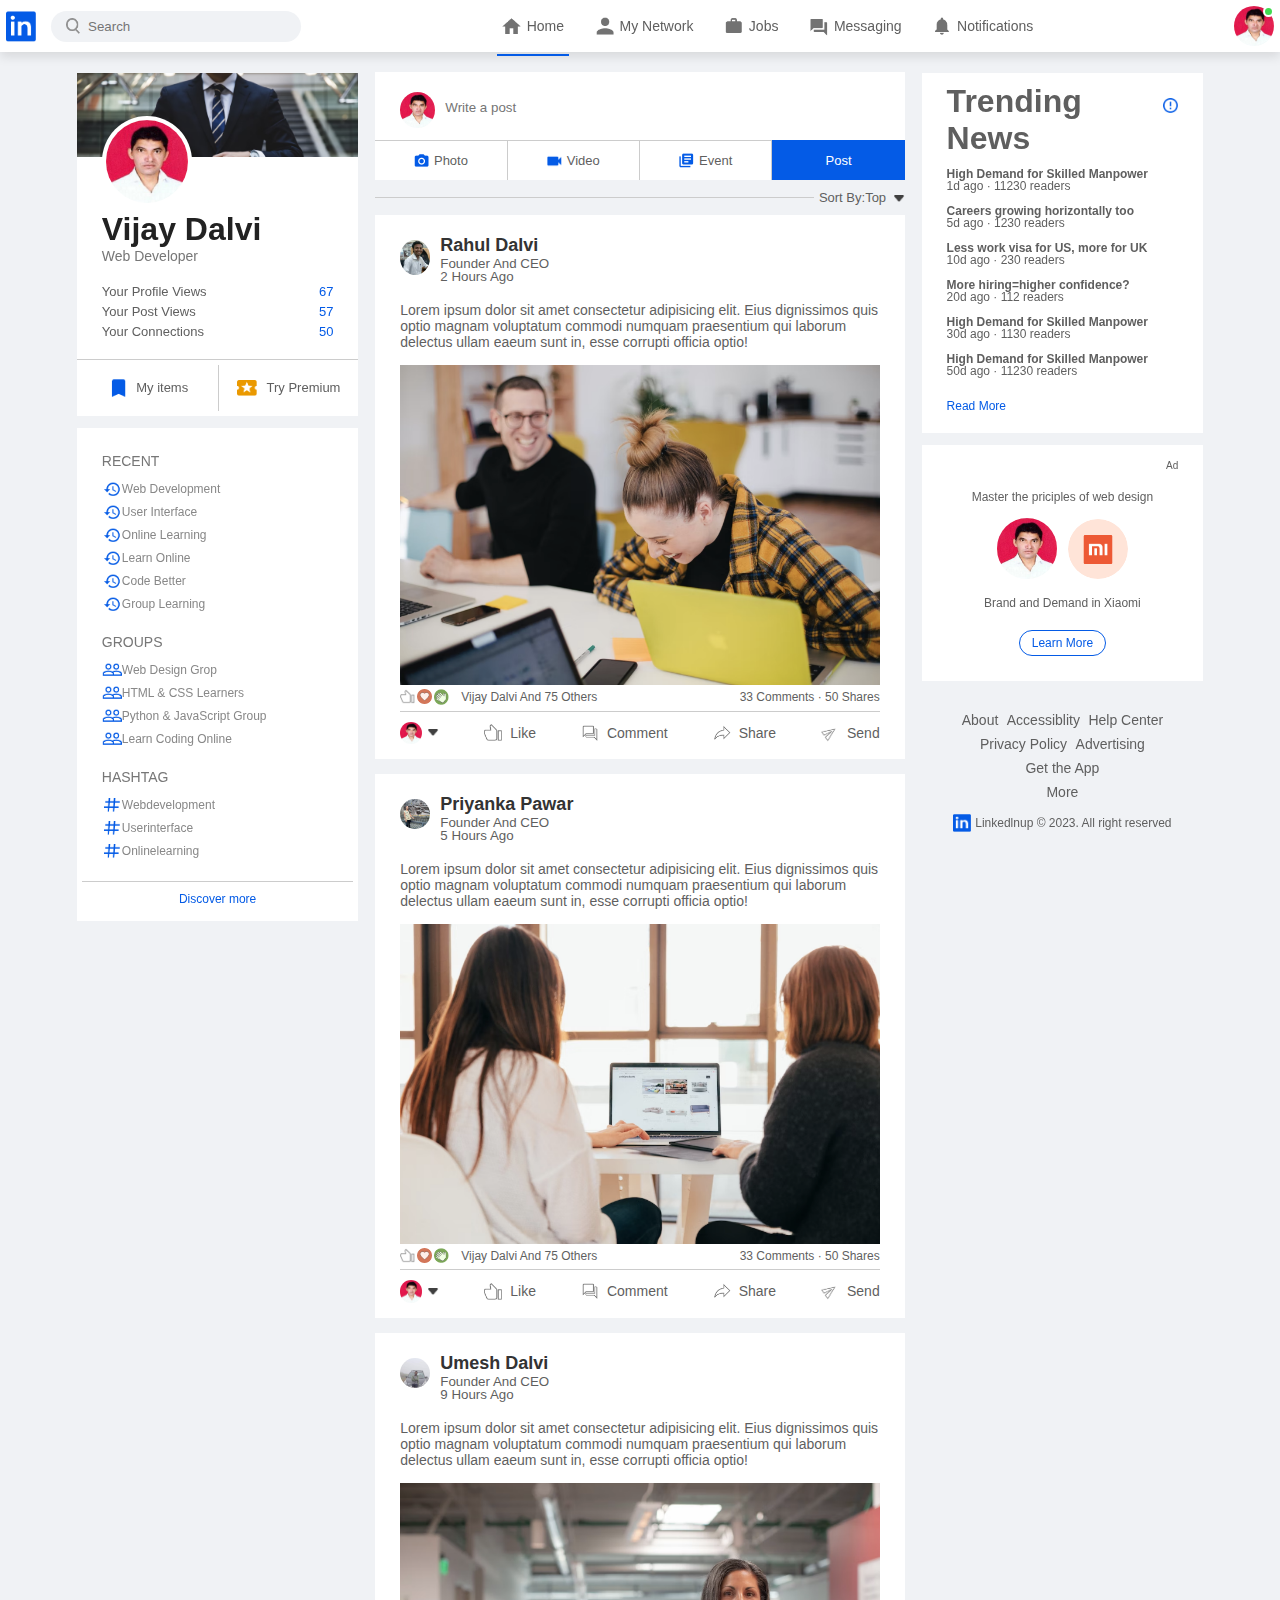
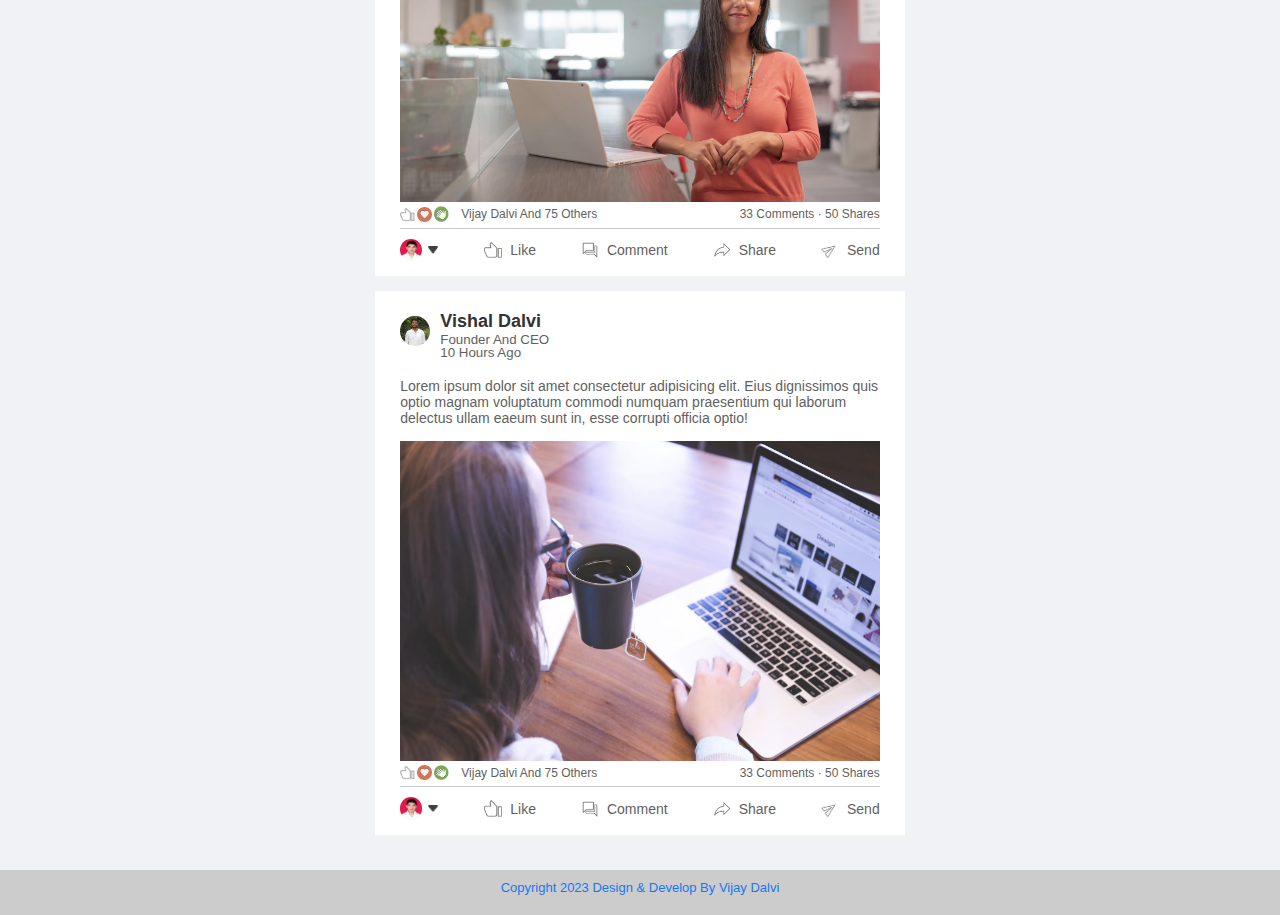
<file: index.html>
<!DOCTYPE html>
<html lang="en">

<head>
    <meta charset="UTF-8">
    <meta http-equiv="X-UA-Compatible" content="IE=edge">
    <meta name="viewport" content="width=device-width, initial-scale=1.0">
    <title>Linkedln</title>
    <link rel="stylesheet" href="style.css">

    <body>

        <nav class="navbar">
            <div class="navbar-left">
                <a href="index.html" class="logo"><img src="images/logo.png" alt="logo"></a>
                <div class="search-box">
                    <img src="images/search.png" alt="search">
                    <input type="text" placeholder="Search">
                </div>
            </div>
            <div class="navbar-center">
                <ul>
                    <li>
                        <a href="#" class="active-link"><img src="images/home.png" alt="nav-img"><span>Home</span></a>
                    </li>

                    <li>
                        <a href="#"><img src="images/network.png" alt="nav-img"><span>My Network</span></a>
                    </li>
                    <li>
                        <a href="#"><img src="images/jobs.png" alt="nav-img"><span>Jobs</span></a>
                    </li>
                    <li>
                        <a href="#"><img src="images/message.png" alt="nav-img"><span>Messaging</span></a>
                    </li>
                    <li>
                        <a href="#"><img src="images/notification.png" alt="nav-img"><span>Notifications</span></a>
                    </li>

                </ul>

            </div>
            <div class="navbar-right">
                <div class="online">
                    <img src="images/user-1.png" alt="user" class="nav-profile-img" onclick="toggleMenu()">

                </div>





            </div>

            <!-- ------profile---dropdown---menu--- -->


            <div class="profile-menu-wrap" id="profile-Menu">
                <div class="profile-menu">
                    <div class="user-info">
                        <img src="images/user-1.png" alt="user">
                        <div>
                            <h3>
                                Vijay Dalvi



                            </h3>
                            <a href="profile.html">See Your Profile</a>
                        </div>
                    </div>







                    <hr>
                    <a href="#" class="profile-menu-link">

                        <img src="images/feedback.png" alt="feed">
                        <p>Give Feedback</p>
                        <span> > </span>
                    </a>

                    <a href="#" class="profile-menu-link">

                        <img src="images/setting.png" alt="feed">
                        <p>Settings & Privacy</p>
                        <span> >  </span>
                    </a>



                    <a href="#" class="profile-menu-link">

                        <img src="images/help.png" alt="help">
                        <p>Help & Support</p>
                        <span> > </span>
                    </a>

                    <a href="#" class="profile-menu-link">

                        <img src="images/display.png" alt="display">
                        <p>Display & Accessiblity</p>
                        <span> >  </span>
                    </a>

                    <a href="#" class="profile-menu-link">

                        <img src="images/logout.png" alt="log">
                        <p>Logout</p>
                        <span>></span>
                    </a>



                </div>
            </div>

        </nav>

        <!-- ------------navbar---end--- -->

        <div class="container">

            <!-- ---left--side--bar--- -->
            <div class="left-sidebar">

                <div class="sidebar-profile-box">
                    <img src="images/cover-pic.png" alt="cover" width="100%">
                    <div class="sidebar-profile-info">
                        <img src="images/user-1.png" alt="user">
                        <h1>Vijay Dalvi</h1>
                        <h3>Web Developer</h3>
                        <ul>
                            <li>Your Profile Views<span>67</span></li>
                            <li>Your Post Views<span>57</span></li>
                            <li>Your Connections <span>50</span></li>
                        </ul>
                    </div>
                    <div class="sidebar-profile-link">

                        <a href="#"><img src="images/items.png" alt="item">My items</a>
                        <a href="#"><img src="images/premium.png" alt="premius">Try Premium</a>

                    </div>


                </div>
                <div class="sidebar-activity" id="sidebarActivity">
                    <h3>RECENT</h3>
                    <a href="#"><img src="images/recent.png" alt="recent">Web Development</a>
                    <a href="#"><img src="images/recent.png" alt="recent">User Interface</a>
                    <a href="#"><img src="images/recent.png" alt="recent">Online Learning</a>
                    <a href="#"><img src="images/recent.png" alt="recent">Learn Online</a>
                    <a href="#"><img src="images/recent.png" alt="recent">Code Better</a>
                    <a href="#"><img src="images/recent.png" alt="recent">Group Learning</a>

                    <h3>GROUPS</h3>
                    <a href="#"><img src="images/group.png" alt="recent">Web Design Grop</a>
                    <a href="#"><img src="images/group.png" alt="recent">HTML & CSS Learners</a>
                    <a href="#"><img src="images/group.png" alt="recent">Python & JavaScript Group</a>
                    <a href="#"><img src="images/group.png" alt="recent">Learn Coding Online</a>
                    <h3>HASHTAG</h3>
                    <a href="#"><img src="images/hashtag.png" alt="recent">Webdevelopment</a>

                    <a href="#"><img src="images/hashtag.png" alt="recent">Userinterface</a>
                    <a href="#"><img src="images/hashtag.png" alt="recent">Onlinelearning</a>
                    <div class="discover-more-link">
                        <a href="#">Discover more</a>
                    </div>
                </div>

                <p id="showMoreLink" onclick="toggleActivity()">Show More <b>+</b></p>

            </div>

            <!-- ---main-content---- -->
            <div class="main-content">

                <div class="create-post">
                    <div class="create-post-input">
                        <img src="images/user-1.png" alt="user">
                        <textarea row="2" placeholder="Write a post"></textarea>
                    </div>


                    <div class="create-post-links">

                        <li><img src="images/photo.png" alt="photo">Photo</li>
                        <li><img src="images/video.png" alt="photo">Video</li>
                        <li><img src="images/event.png" alt="photo">Event</li>
                        <li>Post</li>
                    </div>

                </div>
                <div class="sort-by">
                    <hr>
                    <p>Sort By:<span>Top <img src="images/down-arrow.png" alt="down"></span></p>
                </div>
                <div class="post">
                    <div class="post-author">
                        <img src="images/user-3.png" alt="user">
                        <div>
                            <h1> Rahul Dalvi</h1>
                            <small> Founder And CEO </small>
                            <small>2 Hours Ago</small>

                        </div>


                    </div>
                    <p>
                        Lorem ipsum dolor sit amet consectetur adipisicing elit. Eius dignissimos quis optio magnam voluptatum commodi numquam praesentium qui laborum delectus ullam eaeum sunt in, esse corrupti officia optio!
                    </p>
                    <img src="images/post-image-1.png" alt="post" width="100%">
                    <div class="post-stats">
                        <div>
                            <img src="images/thumbsup.png" alt="th">
                            <img src="images/love.png" alt="th">
                            <img src="images/clap.png" alt="th">
                            <span class="liked-users">Vijay Dalvi And 75 Others</span>

                        </div>
                        <div>

                            <span>33 Comments &middot; 50 Shares</span>

                        </div>
                    </div>

                    <div class="post-activity">

                        <div>
                            <img src="images/user-1.png" alt="user" class="post-activity-user-icon">


                            <img src="images/down-arrow.png" alt="user" class="post-activity-arrow-icon">



                        </div>
                        <div class="post-activity-link">
                            <img src="images/like.png" alt="like">
                            <span>Like</span>
                        </div>

                        <div class="post-activity-link">

                            <img src="images/comment.png" alt="comment">
                            <span>Comment</span>

                        </div>
                        <div class="post-activity-link">

                            <img src="images/share.png" alt="share">
                            <span>Share</span>
                        </div>

                        <div class="post-activity-link">
                            <img src="images/send.png" alt="send">
                            <span>Send</span>
                        </div>
                    </div>

                </div>

                <div class="post">
                    <div class="post-author">
                        <img src="images/user-4.png" alt="user">
                        <div>
                            <h1> Priyanka Pawar</h1>
                            <small> Founder And CEO </small>
                            <small>5 Hours Ago</small>

                        </div>


                    </div>
                    <p>
                        Lorem ipsum dolor sit amet consectetur adipisicing elit. Eius dignissimos quis optio magnam voluptatum commodi numquam praesentium qui laborum delectus ullam eaeum sunt in, esse corrupti officia optio!
                    </p>
                    <img src="images/post-image-2.png" alt="post" width="100%">
                    <div class="post-stats">
                        <div>
                            <img src="images/thumbsup.png" alt="th">
                            <img src="images/love.png" alt="th">
                            <img src="images/clap.png" alt="th">
                            <span class="liked-users">Vijay Dalvi And 75 Others</span>

                        </div>
                        <div>

                            <span>33 Comments &middot; 50 Shares</span>

                        </div>
                    </div>

                    <div class="post-activity">

                        <div>
                            <img src="images/user-1.png" alt="user" class="post-activity-user-icon">


                            <img src="images/down-arrow.png" alt="user" class="post-activity-arrow-icon">



                        </div>
                        <div class="post-activity-link">
                            <img src="images/like.png" alt="like">
                            <span>Like</span>
                        </div>

                        <div class="post-activity-link">

                            <img src="images/comment.png" alt="comment">
                            <span>Comment</span>

                        </div>
                        <div class="post-activity-link">

                            <img src="images/share.png" alt="share">
                            <span>Share</span>
                        </div>

                        <div class="post-activity-link">
                            <img src="images/send.png" alt="send">
                            <span>Send</span>
                        </div>
                    </div>

                </div>

                <div class="post">
                    <div class="post-author">
                        <img src="images/user-5.png" alt="user">
                        <div>
                            <h1> Umesh Dalvi</h1>
                            <small> Founder And CEO </small>
                            <small>9 Hours Ago</small>

                        </div>


                    </div>
                    <p>
                        Lorem ipsum dolor sit amet consectetur adipisicing elit. Eius dignissimos quis optio magnam voluptatum commodi numquam praesentium qui laborum delectus ullam eaeum sunt in, esse corrupti officia optio!
                    </p>
                    <img src="images/post-image-3.png" alt="post" width="100%">
                    <div class="post-stats">
                        <div>
                            <img src="images/thumbsup.png" alt="th">
                            <img src="images/love.png" alt="th">
                            <img src="images/clap.png" alt="th">
                            <span class="liked-users">Vijay Dalvi And 75 Others</span>

                        </div>
                        <div>

                            <span>33 Comments &middot; 50 Shares</span>

                        </div>
                    </div>

                    <div class="post-activity">

                        <div>
                            <img src="images/user-1.png" alt="user" class="post-activity-user-icon">


                            <img src="images/down-arrow.png" alt="user" class="post-activity-arrow-icon">



                        </div>
                        <div class="post-activity-link">
                            <img src="images/like.png" alt="like">
                            <span>Like</span>
                        </div>

                        <div class="post-activity-link">

                            <img src="images/comment.png" alt="comment">
                            <span>Comment</span>

                        </div>
                        <div class="post-activity-link">

                            <img src="images/share.png" alt="share">
                            <span>Share</span>
                        </div>

                        <div class="post-activity-link">
                            <img src="images/send.png" alt="send">
                            <span>Send</span>
                        </div>
                    </div>

                </div>



                <div class="post">
                    <div class="post-author">
                        <img src="images/user-6.png" alt="user">
                        <div>
                            <h1> Vishal Dalvi</h1>
                            <small> Founder And CEO </small>
                            <small>10 Hours Ago</small>

                        </div>


                    </div>
                    <p>
                        Lorem ipsum dolor sit amet consectetur adipisicing elit. Eius dignissimos quis optio magnam voluptatum commodi numquam praesentium qui laborum delectus ullam eaeum sunt in, esse corrupti officia optio!
                    </p>
                    <img src="images/post-image-4.png" alt="post" width="100%">
                    <div class="post-stats">
                        <div>
                            <img src="images/thumbsup.png" alt="th">
                            <img src="images/love.png" alt="th">
                            <img src="images/clap.png" alt="th">
                            <span class="liked-users">Vijay Dalvi And 75 Others</span>

                        </div>
                        <div>

                            <span>33 Comments &middot; 50 Shares</span>

                        </div>
                    </div>

                    <div class="post-activity">

                        <div>
                            <img src="images/user-1.png" alt="user" class="post-activity-user-icon">


                            <img src="images/down-arrow.png" alt="user" class="post-activity-arrow-icon">



                        </div>
                        <div class="post-activity-link">
                            <img src="images/like.png" alt="like">
                            <span>Like</span>
                        </div>

                        <div class="post-activity-link">

                            <img src="images/comment.png" alt="comment">
                            <span>Comment</span>

                        </div>
                        <div class="post-activity-link">

                            <img src="images/share.png" alt="share">
                            <span>Share</span>
                        </div>

                        <div class="post-activity-link">
                            <img src="images/send.png" alt="send">
                            <span>Send</span>
                        </div>
                    </div>

                </div>





            </div>

            <!-- ----right--sidebar--- -->
            <div class="right-sidebar">

                <div class="siderbar-news">
                    <img src="images/more.png" alt="more" class="info-icon">
                    <h1>Trending News </h1>
                    <a href="#">High Demand for Skilled Manpower</a>
                    <span>1d ago &middot; 11230 readers</span>


                    <a href="#">Careers growing horizontally too</a>
                    <span>5d ago &middot; 1230 readers</span>

                    <a href="#">Less work visa for US, more for UK</a>
                    <span>10d ago &middot; 230 readers</span>

                    <a href="#">More hiring=higher confidence?</a>
                    <span>20d ago &middot; 112 readers</span>

                    <a href="#">High Demand for Skilled Manpower</a>
                    <span>30d ago &middot; 1130 readers</span>

                    <a href="#">High Demand for Skilled Manpower</a>
                    <span>50d ago &middot; 11230 readers</span>


                    <a href="#" class="read-more-link">Read More</a>
                </div>


                <div class="sidebar-ad">
                    <small>Ad</small>
                    <p>Master the priciples of web design</p>
                    <div>
                        <img src="images/user-1.png" alt="user">
                        <img src="images/mi-logo.png" alt="user">


                    </div>
                    <b>Brand and Demand in Xiaomi</b>
                    <a href="#" class="ad-link">Learn More</a>

                </div>

                <div class="sidebar-useful-links">
                    <a href="#">About</a>
                    <a href="#">Accessiblity</a>
                    <a href="#">Help Center</a>
                    <a href="#">Privacy Policy</a>
                    <a href="#">Advertising</a>
                    <a href="#">Get the App</a><br>
                    <a href="#">More</a>
                    <div class="copyright-msg">
                        <img src="images/logo.png" alt="logo">
                        <p>Linkedlnup &#169; 2023. All right reserved</p>

                    </div>

                </div>




            </div>
        </div>


        <div class="footer">
            <p>Copyright 2023 Design & Develop By Vijay Dalvi</p>
        </div>



        <script>
            let profileMenu = document.getElementById("profile-Menu");


            function toggleMenu() {

                profileMenu.classList.toggle("open-menu");


            }
        </script>

        <script>
            let sidebarActivity = document.getElementById("sidebarActivity");
            let moreLink = document.getElementById("showMoreLink");

            function toggleActivity() {

                sidebarActivity.classList.toggle("open-activity");
                if (sidebarActivity.classList.contains("open-activity")) {

                    moreLink.innerHTML = " Show Less <b>-</b>";
                } else {

                    moreLink.innerHTML = " Show More <b>+</b>";
                }
            }
        </script>

    </body>

</html>
</file>
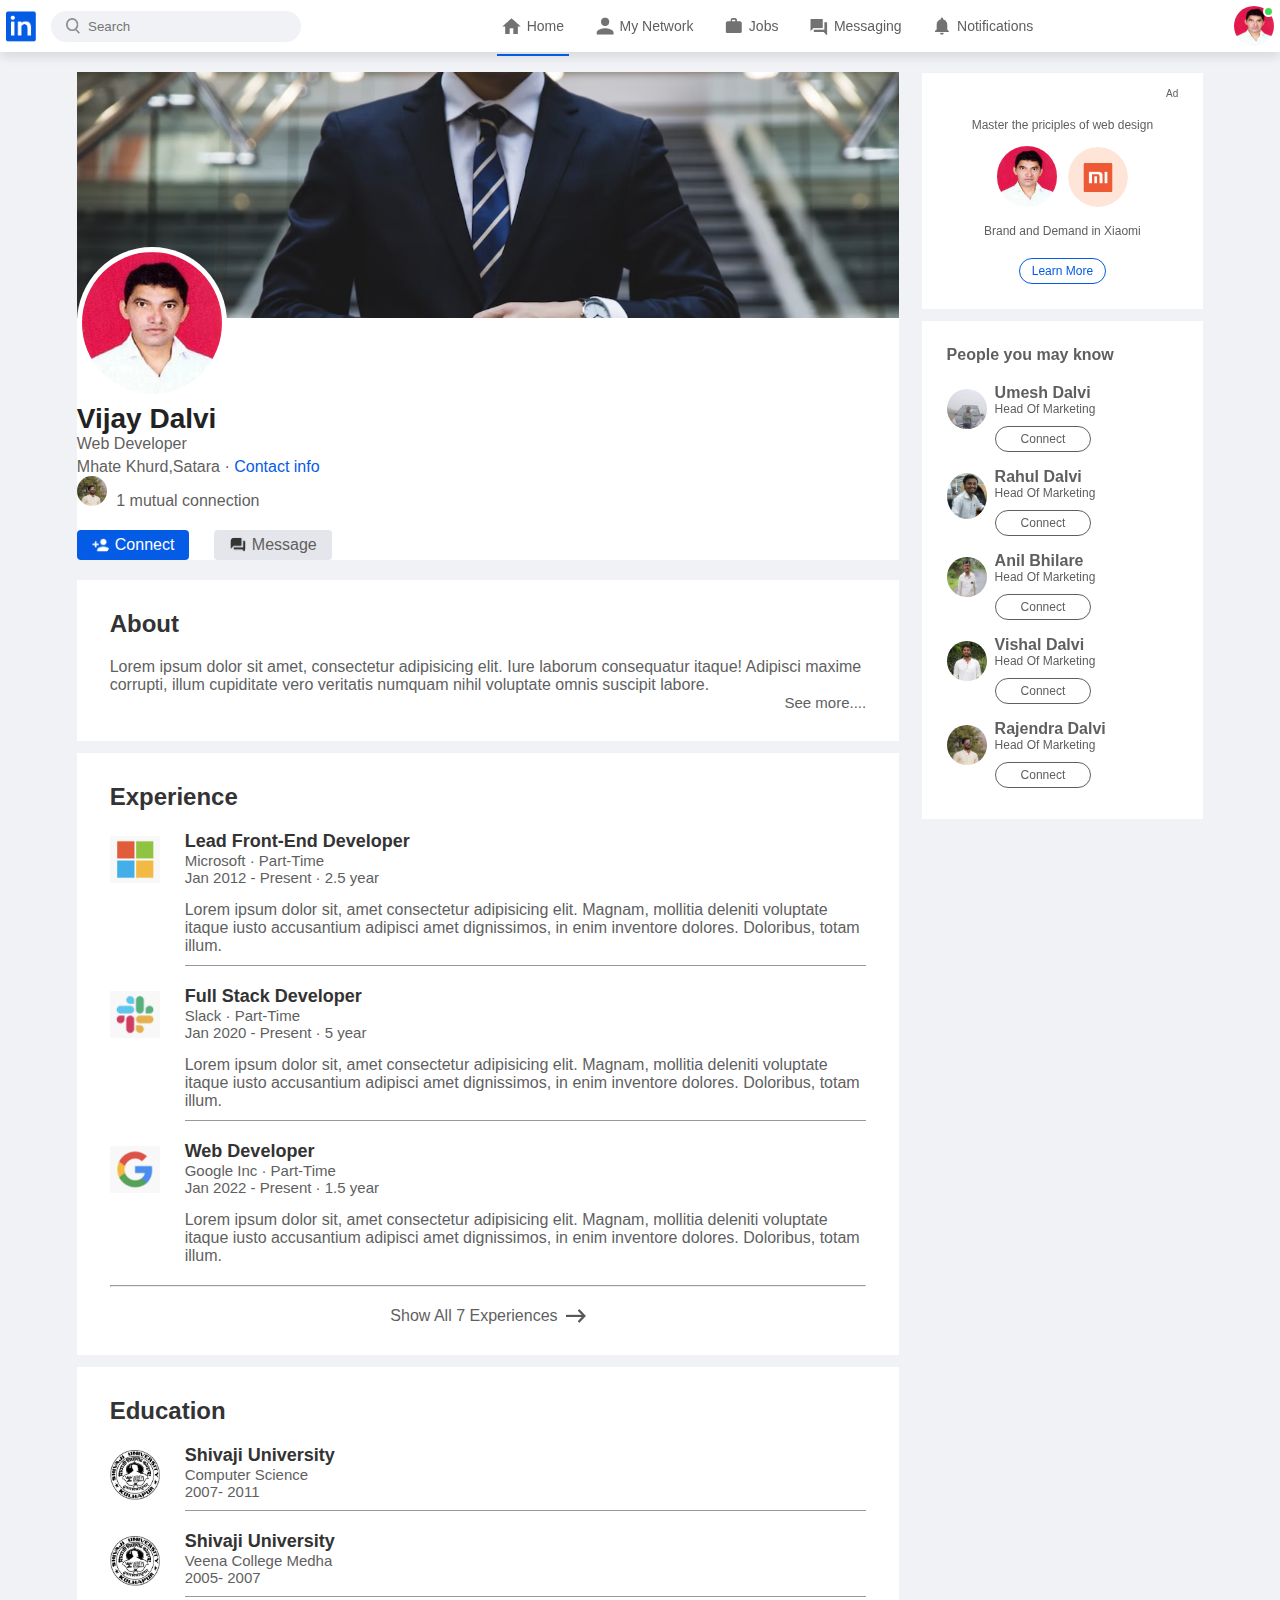
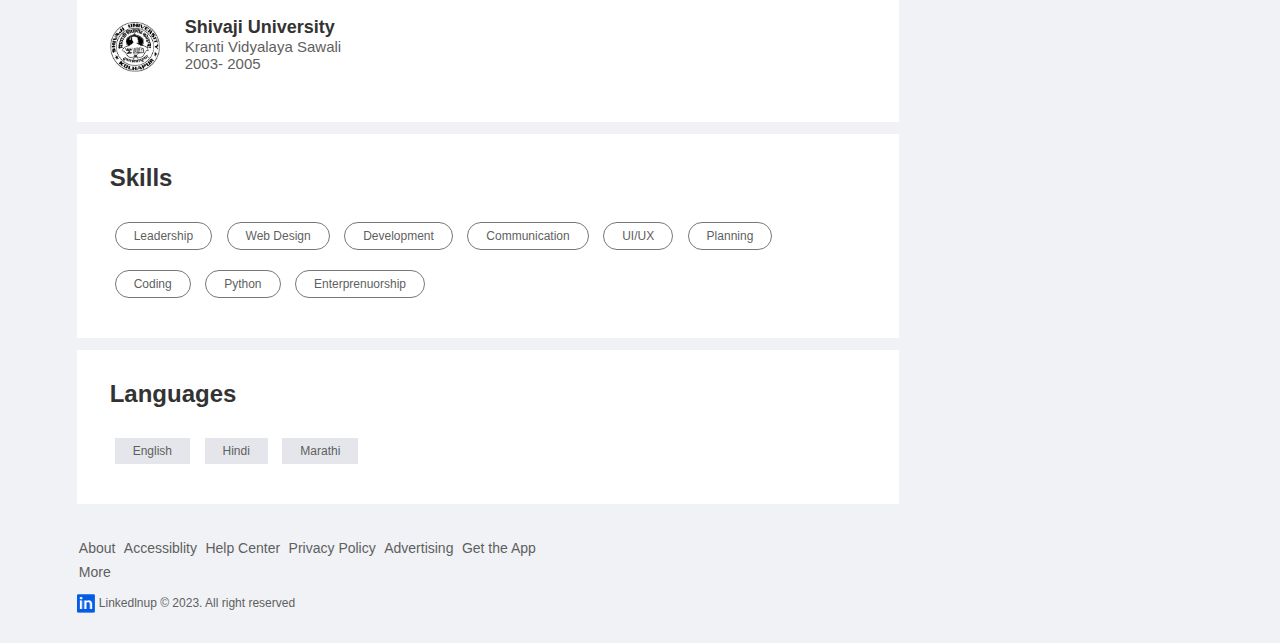
<file: profile.html>
<!DOCTYPE html>
<html lang="en">

<head>
    <meta charset="UTF-8">
    <meta http-equiv="X-UA-Compatible" content="IE=edge">
    <meta name="viewport" content="width=device-width, initial-scale=1.0">
    <title>Linkedln</title>
    <link rel="stylesheet" href="style.css">

    <body>

        <nav class="navbar">
            <div class="navbar-left">
                <a href="index.html" class="logo"><img src="images/logo.png" alt="logo"></a>
                <div class="search-box">
                    <img src="images/search.png" alt="search">
                    <input type="text" placeholder="Search">
                </div>
            </div>
            <div class="navbar-center">
                <ul>
                    <li>
                        <a href="#" class="active-link"><img src="images/home.png" alt="nav-img"><span>Home</span></a>
                    </li>

                    <li>
                        <a href="#"><img src="images/network.png" alt="nav-img"><span>My Network</span></a>
                    </li>
                    <li>
                        <a href="#"><img src="images/jobs.png" alt="nav-img"><span>Jobs</span></a>
                    </li>
                    <li>
                        <a href="#"><img src="images/message.png" alt="nav-img"><span>Messaging</span></a>
                    </li>
                    <li>
                        <a href="#"><img src="images/notification.png" alt="nav-img"><span>Notifications</span></a>
                    </li>

                </ul>

            </div>
            <div class="navbar-right">
                <div class="online">
                    <img src="images/user-1.png" alt="user" class="nav-profile-img" onclick="toggleMenu()">

                </div>





            </div>

            <!-- ------profile---dropdown---menu--- -->


            <div class="profile-menu-wrap" id="profile-Menu">
                <div class="profile-menu">
                    <div class="user-info">
                        <img src="images/user-1.png" alt="user">
                        <div>
                            <h3>
                                Vijay Dalvi



                            </h3>
                            <a href="profile.html">See Your Profile</a>
                        </div>
                    </div>







                    <hr>
                    <a href="#" class="profile-menu-link">

                        <img src="images/feedback.png" alt="feed">
                        <p>Give Feedback</p>
                        <span> > </span>
                    </a>

                    <a href="#" class="profile-menu-link">

                        <img src="images/setting.png" alt="feed">
                        <p>Settings & Privacy</p>
                        <span> >  </span>
                    </a>



                    <a href="#" class="profile-menu-link">

                        <img src="images/help.png" alt="help">
                        <p>Help & Support</p>
                        <span> > </span>
                    </a>

                    <a href="#" class="profile-menu-link">

                        <img src="images/display.png" alt="display">
                        <p>Display & Accessiblity</p>
                        <span> >  </span>
                    </a>

                    <a href="#" class="profile-menu-link">

                        <img src="images/logout.png" alt="log">
                        <p>Logout</p>
                        <span>></span>
                    </a>



                </div>
            </div>

        </nav>

        <!-- ------------navbar---end--- -->

        <div class="container">
            <div class="profile-main">
                <div class="profile-container">

                    <img src="images/cover-pic.png" alt="cover" width="100%">
                    <img src="images/user-1.png" alt="user" class="profile-pic">
                    <h1>Vijay Dalvi</h1>
                    <b>Web Developer</b>
                    <p>Mhate Khurd,Satara &middot; <a href="#"> Contact info</a></p>
                    <div class="mutual-connection">
                        <img src="images/user-2.png" alt="user">
                        <span>1 mutual connection</span>


                        <div class="profile-btn">

                            <a href="#" class="primery-btn"><img src="images/connect.png" alt="connect"> Connect </a>

                            <a href="#"><img src="images/chat.png" alt="chat">Message</a>


                        </div>

                    </div>
                </div>

                <div class="profile-description">

                    <h2>About</h2>
                    <p>Lorem ipsum dolor sit amet, consectetur adipisicing elit. Iure laborum consequatur itaque! Adipisci maxime corrupti, illum cupiditate vero veritatis numquam nihil voluptate omnis suscipit labore.</p>

                    <a href="#" class="see-more-link">
        See more....
    </a>
                </div>



                <div class="profile-description">
                    <h2>Experience</h2>
                    <div class="profile-desc-row">
                        <img src="images/microsoft.png" alt="micro">
                        <div>
                            <h3>Lead Front-End Developer</h3>
                            <b>Microsoft &middot; Part-Time</b>
                            <b>Jan 2012 - Present &middot; 2.5 year</b>
                            <p>Lorem ipsum dolor sit, amet consectetur adipisicing elit. Magnam, mollitia deleniti voluptate itaque iusto accusantium adipisci amet dignissimos, in enim inventore dolores. Doloribus, totam illum.</p>
                            <hr>
                        </div>
                    </div>


                    <div class="profile-desc-row">
                        <img src="images/slack.png" alt="slack">
                        <div>
                            <h3>Full Stack Developer</h3>
                            <b>Slack &middot; Part-Time</b>
                            <b>Jan 2020 - Present &middot; 5 year</b>
                            <p>Lorem ipsum dolor sit, amet consectetur adipisicing elit. Magnam, mollitia deleniti voluptate itaque iusto accusantium adipisci amet dignissimos, in enim inventore dolores. Doloribus, totam illum.</p>
                            <hr>
                        </div>
                    </div>

                    <div class="profile-desc-row">
                        <img src="images/google.png" alt="google">
                        <div>
                            <h3>Web Developer</h3>
                            <b>Google Inc &middot; Part-Time</b>
                            <b>Jan 2022 - Present &middot; 1.5  year</b>
                            <p>Lorem ipsum dolor sit, amet consectetur adipisicing elit. Magnam, mollitia deleniti voluptate itaque iusto accusantium adipisci amet dignissimos, in enim inventore dolores. Doloribus, totam illum.</p>

                        </div>
                    </div>
                    <hr>
                    <a href="#" class="experience-link">Show All 7 Experiences <img src="images/right-arrow.png" alt="right"></a>









                </div>
                <div class="profile-description">
                    <h2>Education</h2>
                    <div class="profile-desc-row">
                        <img src="images/uni.png" alt="uni">

                        <div>
                            <h3>Shivaji University</h3>
                            <b>Computer Science</b>
                            <b> 2007- 2011</b>
                            <hr>
                        </div>

                    </div>

                    <div class="profile-desc-row">
                        <img src="images/uni.png" alt="uni">

                        <div>
                            <h3>Shivaji University</h3>
                            <b>Veena College Medha</b>
                            <b> 2005- 2007</b>
                            <hr>
                        </div>

                    </div>

                    <div class="profile-desc-row">
                        <img src="images/uni.png" alt="uni">

                        <div>
                            <h3>Shivaji University</h3>
                            <b>Kranti Vidyalaya Sawali</b>
                            <b> 2003- 2005</b>

                        </div>

                    </div>

                </div>


                <div class="profile-description">
                    <h2>Skills</h2>
                    <a href="#" class="skills-btn">Leadership</a>
                    <a href="#" class="skills-btn">Web Design</a>
                    <a href="#" class="skills-btn">Development</a>
                    <a href="#" class="skills-btn">Communication</a>
                    <a href="#" class="skills-btn">UI/UX</a>
                    <a href="#" class="skills-btn">Planning</a>
                    <a href="#" class="skills-btn">Coding</a>
                    <a href="#" class="skills-btn">Python</a>
                    <a href="#" class="skills-btn">Enterprenuorship</a>
                </div>
                <div class="profile-description">
                    <h2>Languages</h2>
                    <a href="#" class="language-btn">English</a>
                    <a href="#" class="language-btn">Hindi</a>
                    <a href="#" class="language-btn">Marathi</a>
                </div>







            </div>



            <!-- -----Profile---sidebar----- -->
            <div class="profile-sidebar">


                <div class="sidebar-ad">
                    <small>Ad</small>
                    <p>Master the priciples of web design</p>
                    <div>
                        <img src="images/user-1.png" alt="user">
                        <img src="images/mi-logo.png" alt="user">


                    </div>
                    <b>Brand and Demand in Xiaomi</b>
                    <a href="#" class="ad-link">Learn More</a>

                </div>

                <div class="sidebar-people">
                    <h3>People you may know</h3>
                    <div class="sidebar-people-row">
                        <img src="images/user-5.png" alt="user">
                        <div>
                            <h2>Umesh Dalvi</h2>
                            <p>Head Of Marketing </p>
                            <a href="#">Connect</a>
                        </div>
                    </div>

                    <div class="sidebar-people-row">
                        <img src="images/user-3.png" alt="user">
                        <div>
                            <h2>Rahul Dalvi</h2>
                            <p>Head Of Marketing </p>
                            <a href="#">Connect</a>
                        </div>
                    </div>


                    <div class="sidebar-people-row">
                        <img src="images/user-7.png" alt="user">
                        <div>
                            <h2>Anil Bhilare</h2>
                            <p>Head Of Marketing </p>
                            <a href="#">Connect</a>
                        </div>
                    </div>


                    <div class="sidebar-people-row">
                        <img src="images/user-6.png" alt="user">
                        <div>
                            <h2>Vishal Dalvi</h2>
                            <p>Head Of Marketing </p>
                            <a href="#">Connect</a>
                        </div>
                    </div>


                    <div class="sidebar-people-row">
                        <img src="images/user-2.png" alt="user">
                        <div>
                            <h2>Rajendra Dalvi</h2>
                            <p>Head Of Marketing </p>
                            <a href="#">Connect</a>
                        </div>
                    </div>

                </div>
            </div>


        </div>

        <div class="profile-footer">

            <div class="sidebar-useful-links">
                <a href="#">About</a>
                <a href="#">Accessiblity</a>
                <a href="#">Help Center</a>
                <a href="#">Privacy Policy</a>
                <a href="#">Advertising</a>
                <a href="#">Get the App</a><br>
                <a href="#">More</a>
                <div class="copyright-msg">
                    <img src="images/logo.png" alt="logo">
                    <p>Linkedlnup &#169; 2023. All right reserved</p>

                </div>

            </div>
        </div>




        <script>
            let profileMenu = document.getElementById("profile-Menu");


            function toggleMenu() {

                profileMenu.classList.toggle("open-menu");


            }
        </script>



    </body>

</html>
</file>
<file: style.css>
* {
    margin: 0;
    padding: 0;
    box-sizing: border-box;
    font-family: 'Poppins', sans-serif;
}

body {
    background: #f0f2f5;
    color: #5f5f5f;
}

a {
    text-decoration: none;
    color: #5f5f5f;
}

.navbar {
    display: flex;
    align-items: center;
    justify-content: space-between;
    background: #fff;
    padding: 6px 6px;
    position: sticky;
    top: 0;
    z-index: 100;
    box-shadow: 0 5px 10px rgba(0, 0, 0, 0.1);
}

.logo img {
    width: 30px;
    margin-right: 15px;
    display: block;
}

.navbar-center ul li {
    display: inline-block;
    list-style-type: none;
}

.navbar-center ul li a {
    display: flex;
    align-items: center;
    font-size: 14px;
    margin: 5px 8px;
    padding-right: 5px;
    position: relative;
}

.navbar-center ul li a img {
    width: 30px;
}

.navbar-center ul li a::after {
    content: '';
    width: 0;
    height: 2px;
    background: #045be6;
    position: absolute;
    bottom: -15px;
    transition: width 0.3s;
}

.navbar-center ul li a:hover::after,
.navbar-center ul li a.active-link::after {
    width: 100%;
}

.nav-profile-img {
    width: 40px;
    border-radius: 50%;
    display: block;
    cursor: pointer;
    position: relative;
}

.online {
    position: relative;
}

.online::after {
    content: '';
    width: 7px;
    height: 7px;
    border: 2px solid #fff;
    border-radius: 50%;
    right: 0px;
    top: 0px;
    background: #41db51;
    position: absolute;
}

.search-box {
    background: #f0f2f5;
    width: 250px;
    border-radius: 20px;
    display: flex;
    align-items: center;
    padding: 0 15px;
}

.navbar-left {
    display: flex;
    align-items: center;
}

.search-box img {
    width: 14px;
}

.search-box input {
    width: 100%;
    background: transparent;
    padding: 8px;
    outline: none;
    border: 0;
}


/* --------------navbar----end------------ */

.container {
    padding: 20px 6%;
    display: flex;
    flex-wrap: wrap;
    justify-content: space-between;
}


/* ----left-sidebar---- */

.left-sidebar {
    flex-basis: 25%;
    align-self: flex-start;
    position: sticky;
    top: 73px;
}

.sidebar-profile-box {
    background: #fff;
}

.sidebar-profile-info {
    padding: 0 25px;
}

.sidebar-profile-info img {
    width: 90px;
    border-radius: 50%;
    background: #fff;
    padding: 4px;
    margin-top: -45px;
}

.sidebar-profile-info h1 {
    font: size 20px;
    font-weight: 600;
    color: #222;
}

.sidebar-profile-info h3 {
    font-size: 14px;
    font-weight: 500;
    color: #777;
}

.sidebar-profile-info ul {
    list-style-type: none;
    margin: 20px 0;
}

.sidebar-profile-info ul li {
    width: 100%;
    margin: 5px 0;
    font-size: 13px;
}

.sidebar-profile-info ul li span {
    float: right;
    color: #045be6;
}

.sidebar-profile-link {
    display: flex;
    align-items: center;
    border-top: 1px solid #ccc;
}

.sidebar-profile-link a {
    flex-basis: 50%;
    display: flex;
    align-items: center;
    justify-content: center;
    padding: 15px 0;
    font-size: 13px;
    border-left: 1px solid #ccc;
}

.sidebar-profile-link a:first-child {
    border-left: 0;
}

.sidebar-profile-link a img {
    width: 20px;
    margin-right: 10px;
}

.sidebar-activity {
    background: #fff;
    padding: 5px 25px;
    margin: 12px 0;
}

.sidebar-activity h3 {
    color: #777;
    font-size: 14px;
    font-weight: 500;
    margin: 20px 0 10px;
}

.sidebar-activity a {
    display: flex;
    align-items: center;
    font-size: 12px;
    font-weight: 500;
    color: #888;
    margin: 3px 0;
}

.sidebar-activity a img {
    width: 20px;
}

.discover-more-link {
    border-top: 1px solid #ccc;
    text-align: center;
    margin-top: 20px;
    margin-left: -20px;
    margin-right: -20px;
}

.discover-more-link a {
    color: #045be6;
    display: inline-block;
    margin: 10px 0;
}


/* ---right--sidebar */

.right-sidebar {
    flex-basis: 25%;
    align-self: flex-start;
    position: sticky;
    top: 73px;
}

.siderbar-news {
    background: #fff;
    padding: 10px 25px;
}

.info-icon {
    width: 15px;
    float: right;
    margin-top: 15px;
}

.siderbar-news h3 {
    font-size: 18px;
    font-weight: 600;
    color: #333;
}

.siderbar-news a {
    display: block;
    font-size: 12px;
    font-weight: 600;
    margin-top: 10px;
    margin-bottom: -5px;
}

.siderbar-news span {
    font-size: 12px;
}

.siderbar-news .read-more-link {
    color: #045be6;
    font-weight: 500;
    margin: 20px 0 10px;
}

.sidebar-ad {
    background: #fff;
    padding: 15px 25px;
    text-align: center;
    margin: 12px 0;
    font-size: 12px;
}

.sidebar-ad img {
    width: 60px;
    border-radius: 50px;
    margin: 4px;
}

.sidebar-ad small {
    float: right;
    font-weight: 500;
}

.sidebar-ad p {
    margin-top: 30px;
    margin-bottom: 10px;
}

.sidebar-ad b {
    display: block;
    font-weight: 500;
    margin-top: 10px;
}

.ad-link {
    display: inline-block;
    border: 1px solid #045be6;
    border-radius: 30px;
    padding: 5px 12px;
    color: #045be6;
    font-weight: 500;
    margin: 20px auto 10px;
}

.sidebar-useful-links {
    padding: 15px 25px;
    text-align: center;
}

.sidebar-useful-links a {
    display: inline-block;
    font-size: 14px;
    margin: 4px 2px;
}

.copyright-msg {
    display: flex;
    align-items: center;
    justify-content: center;
    font-size: 12px;
    margin-top: 10px;
    font-weight: 500;
}

.copyright-msg img {
    width: 18px;
    margin-right: 4px;
}


/* ----main--content--- */

.main-content {
    flex-basis: 47%;
}

.create-post {
    background: #fff;
}

.create-post-input {
    padding: 20px 25px 10px;
    display: flex;
    align-items: flex-start;
}

.create-post-input img {
    width: 35px;
    border-radius: 50%;
    margin-right: 10px;
}

.create-post-input textarea {
    width: 100%;
    border: 0;
    outline: 0;
    resize: none;
    background: transparent;
    margin-top: 8px;
}

::placeholder {
    font-weight: 500;
}

.create-post-links {
    display: flex;
    align-items: flex-start;
}

.create-post-links li {
    list-style-type: none;
    border-top: 1px solid #ccc;
    border-right: 1px solid #ccc;
    flex-basis: 25%;
    height: 40px;
    font-size: 13px;
    display: flex;
    align-items: center;
    justify-content: center;
    cursor: pointer;
}

.create-post-links li img {
    width: 15px;
    margin-right: 5px;
}

.create-post-links li:last-child {
    background: #045be6;
    color: #fff;
    border-top: 0;
    border-right: 0;
}

.sort-by {
    display: flex;
    align-items: center;
    margin: 10px 0;
}

.sort-by hr {
    flex: 1;
    border: 0;
    height: 1px;
    background: #ccc;
}

.sort-by p {
    font-size: 13px;
    padding-left: 5px;
}

.sort-by p span {
    font-size: 600;
    cursor: pointer;
}

.sort-by p span img {
    width: 12px;
    margin-left: 3px;
}

.post {
    background: #fff;
    padding: 20px 25px 5px;
    margin: 5px 0 15px;
}

.post-author {
    display: flex;
    align-items: flex-start;
    margin-bottom: 20px;
}

.post-author img {
    width: 30px;
    border-radius: 50%;
    margin-right: 10px;
    margin-top: 5px;
}

.post-author h1 {
    font-size: 18px;
    font-weight: 600;
    color: #333;
}

.post-author small {
    display: block;
    margin-bottom: -2px;
}

.post p {
    font-size: 14px;
    margin-bottom: 15px;
}

.post-stats {
    display: flex;
    flex-wrap: wrap;
    align-items: center;
    justify-content: space-between;
    font-size: 12px;
    border-bottom: 1px solid #ccc;
    padding-bottom: 6px;
}

.post-stats div {
    display: flex;
    align-items: center;
}

.post-stats img {
    width: 15px;
    margin-right: 2px;
}

.liked-users {
    margin-left: 10px;
}

.post-activity {
    display: flex;
    align-items: center;
    justify-content: space-between;
    padding: 10px 0;
    font-size: 14px;
    font-weight: 500;
}

.post-activity div {
    display: flex;
    align-items: center;
}

.post-activity-user-icon {
    width: 22px;
    border-radius: 50%;
}

.post-activity-arrow-icon {
    width: 12px;
    margin-left: 5px;
}

.post-activity-link img {
    width: 18px;
    margin-right: 8px;
}


/* -profile-dropdown-menu-- */

.profile-menu-wrap {
    position: absolute;
    top: 100%;
    right: 5%;
    width: 300px;
    max-height: 0;
    overflow: hidden;
    transition: max-height 0.5s;
}

.profile-menu-wrap.open-menu {
    max-height: 400px;
}

.profile-menu {
    background: #222;
    color: #fff;
    padding: 20px;
    margin: 10px;
}

.user-info {
    display: flex;
    align-items: center;
}

.user-info img {
    width: 50px;
    border-radius: 50%;
    margin-right: 15px;
}

.user-info h3 {
    font-weight: 500;
    margin-bottom: -7px;
}

.user-info a {
    color: #c9dbf8;
    font-size: 13px;
}

.profile-menu hr {
    border: 0;
    height: 1px;
    width: 100%;
    background: #fff;
    margin: 15px 0 10px;
}

.profile-menu-link {
    display: flex;
    align-items: center;
    color: #fff;
    margin: 12px 0;
    font-size: 14px;
}

.profile-menu-link p {
    width: 100%;
}

.profile-menu-link img {
    width: 35px;
    border-radius: 50%;
    margin-right: 15px;
}


/* ----profile---page---- */

.profile-main {
    flex-basis: 73%;
}

.profile-sidebar {
    flex-basis: 25%;
    align-self: flex-start;
    position: sticky;
    top: 73px;
}

.profile-container {
    background: #fff;
}

.profile-container-inner {
    padding: 0 4% 10px;
}

.profile-pic {
    width: 150px;
    border-radius: 50%;
    margin-top: -75px;
    padding: 5px;
    background: #fff;
}

.profile-container h1 {
    font-size: 28px;
    font-weight: 600;
    color: #222;
}

.profile-container b {
    font-weight: 500;
}

.profile-container p {
    margin-top: 5px;
}

.profile-container p a {
    color: #045be6;
    font-weight: 500;
}

.mmutual-connection {
    display: flex;
    align-items: center;
    margin: 20px 0;
}

.mutual-connection img {
    width: 30px;
    border-radius: 50%;
    margin-right: 5px;
}

.profile-btn {
    margin: 20px 0;
}

.profile-btn a {
    display: inline-flex;
    align-items: center;
    background: #e4e6eb;
    padding: 6px 15px;
    border-radius: 4px;
    margin-right: 20px;
}

.profile-btn a img {
    width: 18px;
    margin-right: 5px;
}

.profile-btn .primery-btn {
    background: #045be6;
    color: #fff;
}

.profile-description {
    background: #fff;
    padding: 20px 4% 30px;
    margin: 12px 0;
}

.profile-description h2 {
    color: #333;
    margin: 10px 0 20px;
    font-weight: 600;
}

.see-more-link {
    display: block;
    text-align: right;
    font-size: 15px;
}

.profile-desc-row {
    display: flex;
    align-items: flex-start;
    margin: 20px 0;
}

.profile-desc-row img {
    width: 50px;
    margin-right: 25px;
    margin-top: 5px;
}

.profile-desc-row div {
    width: 100%;
}

.profile-desc-row h3 {
    font-size: 18px;
    font-weight: 600;
    color: #333;
}

.profile-desc-row b {
    display: block;
    font-weight: 500;
    font-size: 15px;
}

.profile-desc-row p {
    margin-top: 15px;
}

.profile-desc-row hr {
    border: 0;
    border-bottom: 1px solid #999;
    margin-top: 10px;
}

.experience-link {
    display: flex;
    align-items: center;
    justify-content: center;
    padding-top: 20px;
    font-weight: 500;
}

.experience-link img {
    width: 20px;
    margin-left: 8px;
}

.skills-btn {
    display: inline-block;
    margin: 10px 5px;
    padding: 6px 18px;
    border: 1px solid #777;
    border-radius: 30px;
    font-size: 12px;
    font-weight: 500;
}

.language-btn {
    display: inline-block;
    margin: 10px 5px;
    padding: 6px 18px;
    background: #e4e6eb;
    font-size: 12px;
    font-weight: 500;
}


/* -----right--sidebar---- */

.profile-sidebar .sidebar-ad {
    margin: 0;
}

.sidebar-people {
    background: #fff;
    padding: 15px 25px;
    margin: 12px 0;
    font-size: 12px;
}

.sidebar-people h3 {
    font-size: 16px;
    font-weight: 600;
    margin: 10px 0 20px;
}

.sidebar-people-row {
    display: flex;
    align-items: flex-start;
    margin: 6px 0;
}

.sidebar-people-row img {
    width: 40px;
    border-radius: 50%;
    margin-right: 8px;
    margin-top: 5px;
}

.sidebar-people-row h2 {
    font-size: 500;
    font-size: 16px;
}

.sidebar-people-row a {
    display: inline-block;
    margin: 10px 0;
    padding: 5px 25px;
    border: 1px solid #5f5f5f;
    border-radius: 30px;
    font-weight: 500;
}

.profile-footer {
    padding: 0 6% 30px;
}

.profile-footer .sidebar-useful-links {
    text-align: left;
    padding: 0;
}

.profile-footer .copyright-msg {
    justify-content: flex-start;
}

#showMoreLink {
    display: none;
}

.footer {
    text-align: center;
    padding: 10px 0 20px;
    font-size: 13px;
    background: #ccc;
    color: #1876f2;
}


/* ----media query---- */

@media only screen and (max-width:600px) {
    .search-box {
        background: transparent;
        width: auto;
        padding: 0;
    }
    .search-box input {
        width: 0;
        padding: 0;
    }
    .navbar-center ul li a span {
        display: none;
    }
    .navbar-center ul li a {
        padding-right: 0;
        margin: 5px;
    }
    .nav-profile-img {
        width: 30px;
    }
    .container {
        padding: 15px 3%;
    }
    .left-sidebar,
    .right-sidebar {
        flex-basis: 100%;
        position: relative;
        top: unset;
    }
    .main-content {
        flex-basis: 100%;
    }
    .post-stats div {
        margin: 2px 0;
    }
    .post-activity-link span {
        display: none;
    }
    .post-activity-link img {
        margin-right: 0;
    }
    /* profile--media */
    .profile-main,
    .profile-sidebar {
        flex-basis: 100%;
    }
    .profile-container {
        font-size: 14px;
    }
    .profile-pic {
        width: 100px;
        margin-top: -50px;
    }
    .profile-description {
        font-size: 14px;
    }
    #showMoreLink {
        display: block;
        width: fit-content;
        margin: 10px auto;
        font-size: 14px;
        cursor: pointer;
    }
    .sidebar-activity {
        display: none;
    }
    .sidebar-activity.open-activity {
        display: block;
    }
}
</file>
